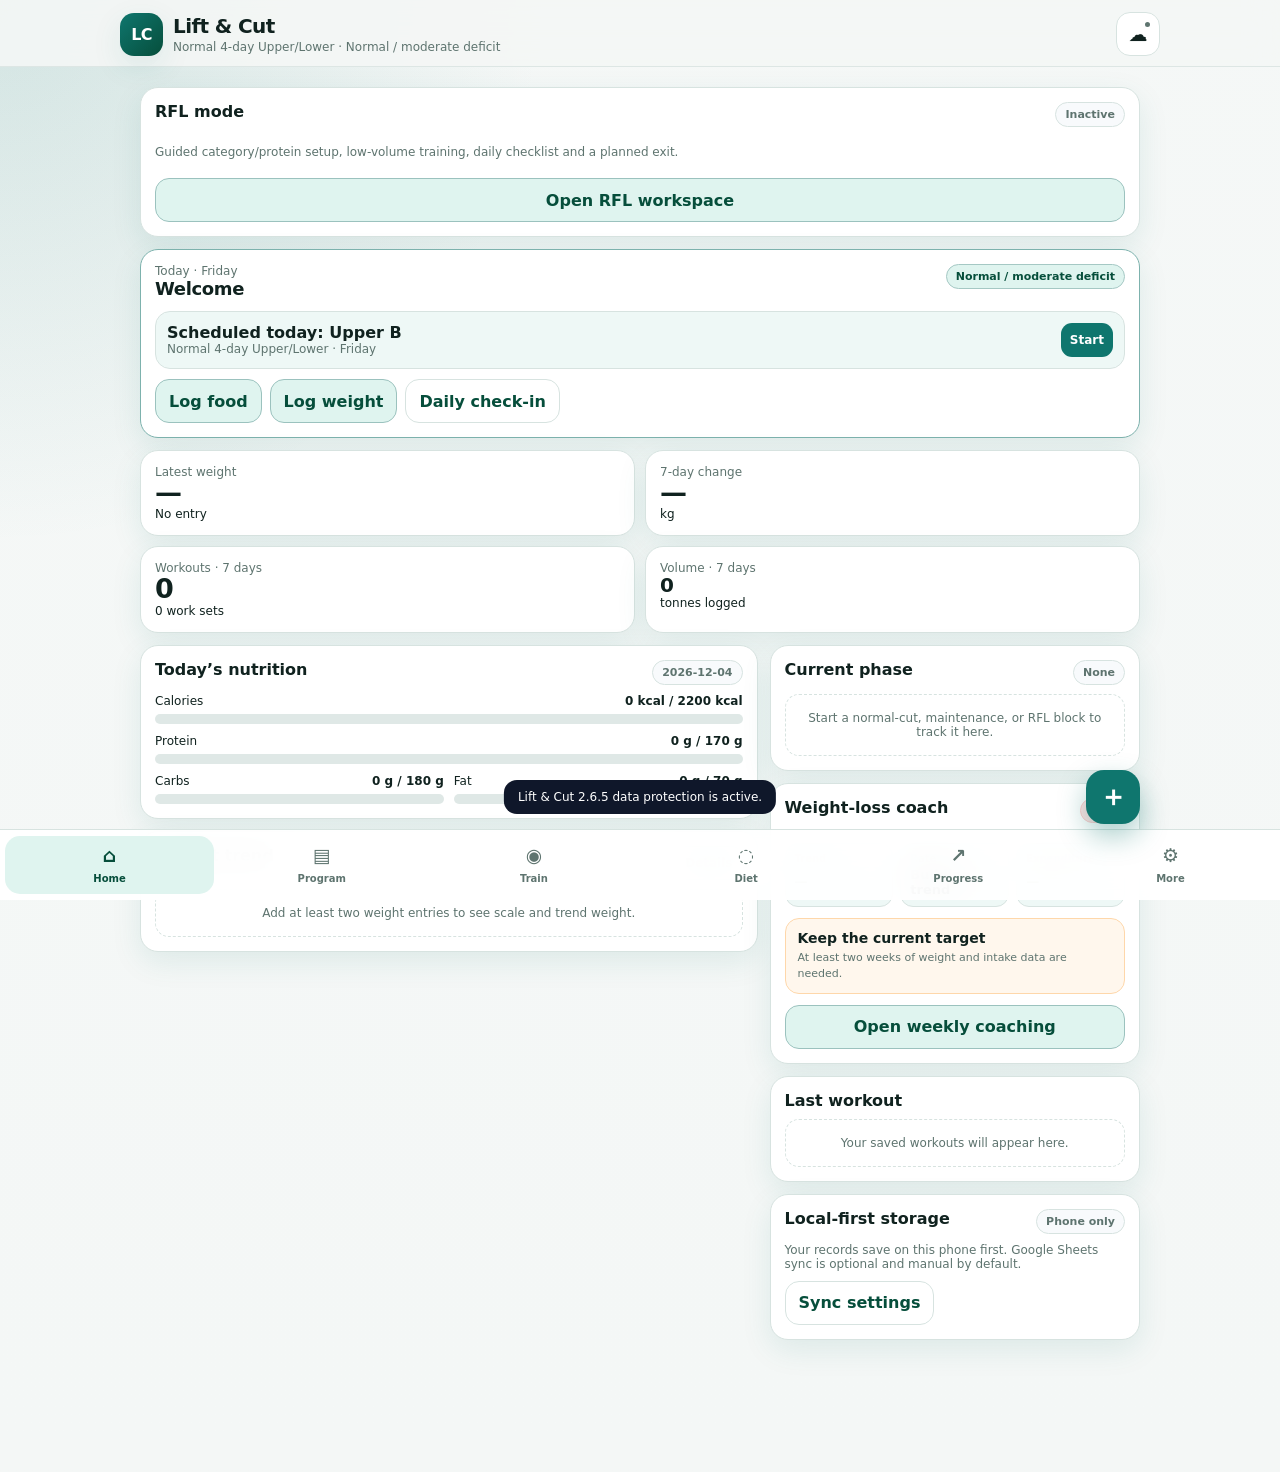
<file: index.html>
<!doctype html>
<html lang="en">
<head>
  <meta charset="utf-8">
  <meta name="viewport" content="width=device-width, initial-scale=1, viewport-fit=cover">
  <meta name="theme-color" content="#0f766e">
  <meta name="color-scheme" content="light dark">
  <title>Lift & Cut</title>
  <meta name="description" content="Lift & Cut 2.6.5: fast local-first meal logging with a bundled USDA food library, adaptive weight-loss coaching, guided RFL monitoring, workout logging, recipes and optional Google Sheets sync.">
  <link rel="manifest" href="./manifest.webmanifest">
  <link rel="icon" href="./icons/icon-192.png" type="image/png">
  <link rel="apple-touch-icon" href="./icons/icon-192.png">
  <link rel="stylesheet" href="./styles.css?v=2.6.5">
</head>
<body>
  <header class="app-header">
    <div class="topbar">
      <button class="brand-button" type="button" onclick="setPage('dashboard')" aria-label="Home">
        <span class="logo">LC</span>
      </button>
      <div class="brand-copy">
        <h1>Lift & Cut</h1>
        <div id="headerSubtitle" class="subtitle">Home gym · nutrition · progress</div>
      </div>
      <button id="syncStatusButton" class="icon-button" type="button" onclick="openSyncPanel()" aria-label="Cloud sync status">
        <span id="syncDot" class="status-dot local"></span>
        <span class="sr-only">Sync</span>
        ☁
      </button>
    </div>
  </header>

  <main id="app" aria-live="polite"></main>

  <button id="quickAddButton" class="fab" type="button" onclick="openQuickAdd()" aria-label="Quick add">＋</button>

  <nav class="tabbar" aria-label="Main navigation">
    <button data-page="dashboard" onclick="setPage('dashboard')"><span>⌂</span><small>Home</small></button>
    <button data-page="program" onclick="setPage('program')"><span>▤</span><small>Program</small></button>
    <button data-page="train" onclick="setPage('train')"><span>◉</span><small>Train</small></button>
    <button data-page="diet" onclick="setPage('diet')"><span>◌</span><small>Diet</small></button>
    <button data-page="progress" onclick="setPage('progress')"><span>↗</span><small>Progress</small></button>
    <button data-page="settings" onclick="setPage('settings')"><span>⚙</span><small>More</small></button>
  </nav>

  <div id="toast" class="toast" role="status"></div>

  <div id="restTimer" class="rest-timer" hidden>
    <div>
      <div id="restTimerLabel" class="tiny muted">Rest timer</div>
      <strong id="restTimerValue">02:00</strong>
    </div>
    <div class="button-row">
      <button class="ghost compact" onclick="adjustRestTimer(-30)">−30s</button>
      <button class="secondary compact" onclick="adjustRestTimer(30)">+30s</button>
      <button class="ghost compact" onclick="stopRestTimer()">Stop</button>
    </div>
  </div>

  <div id="modalBackdrop" class="modal-backdrop" onclick="backdropClose(event)">
    <section id="modal" class="modal" role="dialog" aria-modal="true"></section>
  </div>

  <noscript>This app requires JavaScript.</noscript>
  <script src="./jszip.min.js" defer></script>
  <script src="./coaching-engine-v240.js?v=2.6.5" defer></script>
  <script src="./app.js?v=2.6.5" defer></script>
  <script src="./recipe-import-v238.js?v=2.6.5" defer></script>
  <script src="./rfl-mode-v250.js?v=2.6.5" defer></script>
  <script src="./nutrition-v260.js?v=2.6.5" defer></script>
  <script src="./usda-local-v262.js?v=2.6.5" defer></script>
  <script src="./ingredient-matching-v265.js?v=2.6.5" defer></script>
  <script src="./stability-v260.js?v=2.6.5" defer></script>
</body>
</html>
</file>
<file: styles.css>
:root {
  --bg: #f4f7f6;
  --surface: #ffffff;
  --surface-2: #eef8f6;
  --surface-3: #f8fafc;
  --text: #10221f;
  --muted: #5e746f;
  --primary: #0f766e;
  --primary-dark: #064e3b;
  --primary-soft: #dff4ef;
  --accent: #f59e0b;
  --danger: #dc2626;
  --success: #15803d;
  --line: #d7e3e0;
  --shadow: 0 10px 30px rgba(15, 118, 110, .10);
  --radius: 18px;
  --safe-bottom: env(safe-area-inset-bottom, 0px);
}
@media (prefers-color-scheme: dark) {
  :root {
    --bg: #0b1513;
    --surface: #11211e;
    --surface-2: #15302a;
    --surface-3: #172420;
    --text: #edf8f5;
    --muted: #a9c0ba;
    --primary: #2dd4bf;
    --primary-dark: #99f6e4;
    --primary-soft: #123c34;
    --accent: #fbbf24;
    --danger: #f87171;
    --success: #4ade80;
    --line: #29423c;
    --shadow: 0 10px 30px rgba(0,0,0,.22);
  }
}
html[data-theme="light"] {
  --bg: #f4f7f6; --surface: #ffffff; --surface-2: #eef8f6; --surface-3:#f8fafc;
  --text:#10221f; --muted:#5e746f; --primary:#0f766e; --primary-dark:#064e3b;
  --primary-soft:#dff4ef; --accent:#f59e0b; --danger:#dc2626; --success:#15803d;
  --line:#d7e3e0; --shadow:0 10px 30px rgba(15,118,110,.10);
}
html[data-theme="dark"] {
  --bg:#0b1513; --surface:#11211e; --surface-2:#15302a; --surface-3:#172420;
  --text:#edf8f5; --muted:#a9c0ba; --primary:#2dd4bf; --primary-dark:#99f6e4;
  --primary-soft:#123c34; --accent:#fbbf24; --danger:#f87171; --success:#4ade80;
  --line:#29423c; --shadow:0 10px 30px rgba(0,0,0,.22);
}
* { box-sizing: border-box; }
html { min-height: 100%; background: var(--bg); }
body {
  margin: 0;
  min-height: 100%;
  font-family: Inter, ui-sans-serif, system-ui, -apple-system, BlinkMacSystemFont, "Segoe UI", sans-serif;
  color: var(--text);
  background:
    radial-gradient(circle at top left, color-mix(in srgb, var(--primary) 15%, transparent), transparent 34rem),
    linear-gradient(180deg, color-mix(in srgb, var(--bg) 92%, white) 0%, var(--bg) 100%);
  padding-bottom: calc(92px + var(--safe-bottom));
}
button, input, select, textarea { font: inherit; }
button { -webkit-tap-highlight-color: transparent; }
.app-header {
  position: sticky; top: 0; z-index: 30;
  padding: 12px 14px 10px;
  background: color-mix(in srgb, var(--bg) 90%, transparent);
  backdrop-filter: blur(16px);
  border-bottom: 1px solid color-mix(in srgb, var(--line) 80%, transparent);
}
.topbar { max-width: 1040px; margin: 0 auto; display:flex; align-items:center; gap:10px; }
.brand-button { background:transparent; border:0; padding:0; min-height:44px; }
.logo {
  width: 43px; height:43px; border-radius:14px; display:grid; place-items:center;
  background:linear-gradient(135deg, #0f766e, #064e3b); color:white;
  font-weight:900; letter-spacing:-.04em; box-shadow:var(--shadow);
}
.brand-copy { min-width:0; flex:1; }
h1 { margin:0; font-size:20px; letter-spacing:-.03em; }
h2 { margin:0; font-size:18px; letter-spacing:-.02em; }
h3 { margin:0; font-size:15px; }
.subtitle { color:var(--muted); font-size:12px; margin-top:2px; white-space:nowrap; overflow:hidden; text-overflow:ellipsis; }
.icon-button {
  width:44px; height:44px; border:1px solid var(--line); border-radius:14px;
  background:var(--surface); color:var(--text); position:relative; font-size:19px;
}
.status-dot {
  position:absolute; right:7px; top:7px; width:9px; height:9px; border-radius:50%;
  border:2px solid var(--surface); background:var(--muted);
}
.status-dot.synced { background:var(--success); }
.status-dot.pending { background:var(--accent); }
.status-dot.error { background:var(--danger); }
.status-dot.local { background:var(--muted); }
main { max-width:1040px; margin:0 auto; padding:14px 13px 30px; }
.grid { display:grid; gap:12px; }
.cards { display:grid; gap:10px; grid-template-columns:repeat(2,minmax(0,1fr)); }
.card {
  background:var(--surface); border:1px solid var(--line); border-radius:var(--radius);
  box-shadow:var(--shadow); padding:14px; overflow:hidden;
}
.card.soft { background:var(--surface-2); }
.card.flat { box-shadow:none; }
.card.highlight { border-color:color-mix(in srgb, var(--primary) 45%, var(--line)); }
.card-title { display:flex; align-items:flex-start; justify-content:space-between; gap:8px; font-weight:850; margin-bottom:9px; }
.kpi { font-size:27px; font-weight:900; letter-spacing:-.05em; line-height:1.05; }
.kpi.small-kpi { font-size:20px; }
.muted { color:var(--muted); }
.small { font-size:12px; }
.tiny { font-size:11px; }
.micro { font-size:10px; }
strong { font-weight:850; }
.pill {
  display:inline-flex; align-items:center; gap:5px; padding:5px 9px; border-radius:999px;
  background:var(--primary-soft); color:var(--primary-dark); border:1px solid color-mix(in srgb,var(--primary) 25%,var(--line));
  font-size:11px; font-weight:800; white-space:nowrap;
}
.pill.warn { background:#fff7ed; color:#9a3412; border-color:#fed7aa; }
.pill.danger { background:#fef2f2; color:#991b1b; border-color:#fecaca; }
.pill.gray { background:var(--surface-3); color:var(--muted); border-color:var(--line); }
.pill.good { background:#ecfdf5; color:#166534; border-color:#bbf7d0; }
@media (prefers-color-scheme: dark) {
  .pill.warn { background:#422006; color:#fde68a; border-color:#713f12; }
  .pill.danger { background:#450a0a; color:#fecaca; border-color:#7f1d1d; }
  .pill.good { background:#052e16; color:#bbf7d0; border-color:#14532d; }
}
button, .button {
  min-height:44px; border:0; border-radius:14px; padding:10px 13px;
  background:var(--primary); color:white; font-weight:850; cursor:pointer;
  text-decoration:none; display:inline-flex; align-items:center; justify-content:center; gap:6px;
}
button.secondary, .button.secondary { background:var(--primary-soft); color:var(--primary-dark); border:1px solid color-mix(in srgb,var(--primary) 30%,var(--line)); }
button.ghost, .button.ghost { background:transparent; color:var(--primary-dark); border:1px solid var(--line); }
button.danger, .button.danger { background:#fef2f2; color:#991b1b; border:1px solid #fecaca; }
button.compact, .button.compact { min-height:34px; padding:6px 9px; border-radius:11px; font-size:12px; }
button:disabled { opacity:.5; cursor:not-allowed; }
button:active { transform:translateY(1px); }
.button-row { display:flex; gap:8px; flex-wrap:wrap; align-items:center; }
.stack { display:grid; gap:10px; }
.split { display:grid; gap:10px; grid-template-columns:repeat(2,minmax(0,1fr)); }
.triple { display:grid; gap:8px; grid-template-columns:repeat(3,minmax(0,1fr)); }
label { display:grid; gap:5px; font-weight:750; font-size:12px; color:var(--text); }
input, select, textarea {
  width:100%; min-height:44px; border:1px solid var(--line); border-radius:13px;
  padding:10px 11px; background:var(--surface); color:var(--text); outline:none;
}
input[type="checkbox"] { width:21px; min-height:21px; accent-color:var(--primary); }
textarea { min-height:88px; resize:vertical; }
input:focus, select:focus, textarea:focus { border-color:var(--primary); box-shadow:0 0 0 3px color-mix(in srgb,var(--primary) 15%,transparent); }
.inline-check { display:flex; align-items:center; gap:8px; font-size:13px; font-weight:750; }
.row {
  display:grid; gap:5px; padding:11px; border:1px solid var(--line); border-radius:15px; background:var(--surface);
}
.row.soft { background:var(--surface-2); }
.row-head { display:flex; align-items:flex-start; justify-content:space-between; gap:9px; }
.list { display:grid; gap:9px; }
.divider { border:0; border-top:1px solid var(--line); margin:10px 0; }
.progress { height:10px; border-radius:999px; overflow:hidden; background:color-mix(in srgb,var(--line) 80%,transparent); margin-top:6px; }
.progress span { display:block; height:100%; min-width:0; max-width:100%; background:linear-gradient(90deg,var(--primary),#14b8a6); border-radius:inherit; }
.progress.over span { background:linear-gradient(90deg,var(--accent),var(--danger)); }
.metric-line { display:flex; align-items:center; justify-content:space-between; gap:8px; }
.exercise-row {
  display:grid; grid-template-columns:minmax(0,1fr) auto; gap:9px; align-items:center;
  border:1px solid var(--line); border-radius:15px; padding:10px; background:var(--surface);
}
.exercise-actions { display:flex; gap:6px; align-items:center; flex-wrap:wrap; justify-content:flex-end; }
.tag-list { display:flex; flex-wrap:wrap; gap:5px; margin-top:6px; }
.session-card summary { cursor:pointer; list-style:none; }
.session-card summary::-webkit-details-marker { display:none; }
.session-card[open] summary { margin-bottom:10px; }
.set-row {
  display:grid; grid-template-columns:34px minmax(60px,1fr) minmax(56px,.8fr) minmax(50px,.7fr) 40px;
  gap:6px; align-items:end; padding:7px 0; border-bottom:1px dashed var(--line);
}
.set-row:last-child { border-bottom:0; }
.set-row .set-number { align-self:center; text-align:center; font-weight:850; color:var(--muted); }
.set-row input { min-height:40px; padding:8px; text-align:center; }
.set-done { min-height:40px; width:40px; border-radius:12px; padding:0; }
.set-done.done { background:var(--success); }
.history-table { width:100%; border-collapse:collapse; font-size:12px; }
.history-table th,.history-table td { text-align:left; border-bottom:1px solid var(--line); padding:7px 5px; }
.history-table th { color:var(--muted); font-size:10px; text-transform:uppercase; letter-spacing:.05em; }
.chart-wrap { width:100%; overflow:hidden; border-radius:14px; background:var(--surface-3); border:1px solid var(--line); padding:8px; }
.chart-wrap svg { width:100%; height:auto; display:block; }
.empty { padding:16px; text-align:center; border:1px dashed var(--line); border-radius:14px; color:var(--muted); font-size:12px; }
.notice { padding:11px; border-radius:14px; background:var(--surface-2); border:1px solid var(--line); font-size:12px; line-height:1.45; }
.notice.warn { background:#fff7ed; border-color:#fed7aa; color:#7c2d12; }
@media (prefers-color-scheme: dark) { .notice.warn { background:#422006; border-color:#713f12; color:#fde68a; } }
.tabbar {
  position:fixed; left:0; right:0; bottom:0; z-index:35;
  display:flex; gap:3px; overflow-x:auto; padding:6px 5px calc(6px + var(--safe-bottom));
  background:color-mix(in srgb,var(--surface) 94%,transparent); backdrop-filter:blur(18px);
  border-top:1px solid var(--line);
}
.tabbar button {
  flex:1 0 60px; min-height:58px; padding:6px 3px; border-radius:15px;
  background:transparent; color:var(--muted); display:grid; gap:1px; place-items:center;
}
.tabbar button span { font-size:19px; line-height:1; }
.tabbar button small { font-size:10px; font-weight:800; }
.tabbar button.active { background:var(--primary-soft); color:var(--primary-dark); }
.fab {
  position:fixed; right:16px; bottom:calc(76px + var(--safe-bottom)); z-index:36;
  width:54px; height:54px; border-radius:18px; padding:0; font-size:28px; box-shadow:0 12px 28px rgba(15,118,110,.35);
}
.toast {
  position:fixed; left:50%; bottom:calc(86px + var(--safe-bottom)); z-index:60;
  transform:translate(-50%, 20px); opacity:0; pointer-events:none;
  background:#0f172a; color:white; padding:10px 14px; border-radius:13px; font-size:12px;
  transition:.2s ease; max-width:calc(100vw - 28px); text-align:center;
}
.toast.show { opacity:1; transform:translate(-50%,0); }
.modal-backdrop {
  position:fixed; inset:0; z-index:70; display:none; align-items:flex-end; justify-content:center;
  padding:16px 10px calc(10px + var(--safe-bottom)); background:rgba(2,6,23,.56); backdrop-filter:blur(4px);
}
.modal-backdrop.show { display:flex; }
.modal {
  width:min(700px,100%); max-height:92vh; overflow:auto; background:var(--surface);
  border:1px solid var(--line); border-radius:22px 22px 18px 18px; padding:15px; box-shadow:0 25px 70px rgba(0,0,0,.35);
}
.rest-timer {
  position:fixed; z-index:55; left:12px; right:12px; bottom:calc(82px + var(--safe-bottom));
  max-width:480px; margin:0 auto; background:var(--surface); border:1px solid var(--primary);
  border-radius:18px; box-shadow:var(--shadow); padding:10px 12px; display:flex; align-items:center; justify-content:space-between; gap:10px;
}
.rest-timer[hidden] { display:none; }
.rest-timer strong { font-size:22px; letter-spacing:.04em; }
.photo-grid { display:grid; grid-template-columns:repeat(3,minmax(0,1fr)); gap:7px; }
.photo-card { position:relative; aspect-ratio:3/4; border-radius:13px; overflow:hidden; border:1px solid var(--line); background:var(--surface-3); }
.photo-card img { width:100%; height:100%; object-fit:cover; }
.photo-card button { position:absolute; top:5px; right:5px; width:30px; height:30px; min-height:30px; border-radius:10px; padding:0; background:rgba(0,0,0,.65); }
.sync-grid { display:grid; grid-template-columns:1fr auto; gap:8px; align-items:end; }
details > summary { cursor:pointer; }
.sr-only { position:absolute; width:1px; height:1px; padding:0; margin:-1px; overflow:hidden; clip:rect(0,0,0,0); white-space:nowrap; border:0; }
.danger-zone { border-color:color-mix(in srgb,var(--danger) 35%,var(--line)); }
.install-banner { display:flex; align-items:center; justify-content:space-between; gap:10px; }
@media (min-width:760px) {
  main { padding:20px 20px 40px; }
  .cards.three { grid-template-columns:repeat(3,minmax(0,1fr)); }
  .dashboard-grid { display:grid; grid-template-columns:minmax(0,1.25fr) minmax(280px,.75fr); gap:12px; align-items:start; }
  .modal-backdrop { align-items:center; }
  .modal { border-radius:22px; }
  .fab { right:max(24px,calc((100vw - 1040px)/2 + 20px)); }
}
@media (max-width:380px) {
  .cards { grid-template-columns:1fr 1fr; }
  .split,.triple { grid-template-columns:1fr; }
  .set-row { grid-template-columns:30px minmax(55px,1fr) minmax(52px,.8fr) minmax(46px,.7fr) 38px; gap:4px; }
}

/* Lift & Cut 2.1 — active workout and history */
.notice.good { background:#ecfdf5; color:#166534; border-color:#bbf7d0; }
@media (prefers-color-scheme: dark) {
  .notice.good { background:#052e16; color:#bbf7d0; border-color:#14532d; }
}
.train-page { padding-bottom:8px; }
.segmented-control {
  position:sticky; top:72px; z-index:22;
  display:grid; grid-template-columns:1fr 1fr; gap:4px;
  padding:4px; border:1px solid var(--line); border-radius:16px;
  background:color-mix(in srgb,var(--surface) 94%,transparent); backdrop-filter:blur(16px);
  box-shadow:0 8px 20px color-mix(in srgb,var(--text) 7%,transparent);
}
.segmented-control button {
  min-height:40px; border-radius:12px; background:transparent; color:var(--muted);
}
.segmented-control button.active { background:var(--primary); color:white; }
.active-workout { padding-bottom:82px; }
.workout-command-card { overflow:visible; }
.workout-live-grid {
  display:grid; grid-template-columns:repeat(3,minmax(0,1fr)); gap:8px; margin-top:12px;
}
.workout-live-grid > div {
  display:grid; gap:2px; padding:9px; border:1px solid var(--line); border-radius:13px; background:var(--surface-2);
}
.workout-live-grid strong { font-size:17px; }
.workout-progress { margin-top:10px; height:12px; }
.workout-meta-line {
  display:flex; justify-content:space-between; align-items:center; flex-wrap:wrap; gap:6px;
  min-height:24px; margin:5px 0 8px; color:var(--muted); font-size:11px;
}
.session-details { margin-top:10px; border-top:1px solid var(--line); padding-top:8px; }
.session-details summary, .exercise-footer-actions summary {
  min-height:38px; display:flex; align-items:center; color:var(--primary-dark); font-weight:800; font-size:12px;
}
.session-details[open] summary, .exercise-footer-actions details[open] summary { margin-bottom:8px; }
.workout-exercise-card { scroll-margin-top:126px; transition:border-color .2s ease,background .2s ease; }
.workout-exercise-card.complete {
  border-color:color-mix(in srgb,var(--success) 48%,var(--line));
  background:color-mix(in srgb,var(--surface) 96%,var(--success) 4%);
}
.exercise-card-header { display:flex; justify-content:space-between; align-items:flex-start; gap:8px; }
.exercise-title-block { display:flex; gap:9px; min-width:0; align-items:flex-start; }
.exercise-title-block h3 { font-size:16px; line-height:1.25; }
.exercise-number {
  width:30px; height:30px; flex:0 0 30px; display:grid; place-items:center;
  border-radius:10px; color:var(--primary-dark); background:var(--primary-soft); font-weight:900;
}
.exercise-top-actions { display:flex; gap:5px; flex:0 0 auto; }
.substitution-note { color:var(--accent); margin-top:3px; font-weight:750; }
.progression-suggestion {
  display:flex; justify-content:space-between; align-items:center; gap:9px;
  margin-top:11px; padding:10px; border:1px solid var(--line); border-radius:14px; background:var(--surface-2);
}
.progression-suggestion > div { min-width:0; display:grid; gap:2px; }
.progression-suggestion .suggestion-label {
  width:max-content; max-width:100%; font-size:10px; font-weight:900; text-transform:uppercase; letter-spacing:.055em;
  color:var(--muted);
}
.progression-suggestion strong { font-size:14px; }
.progression-suggestion.increase { border-color:color-mix(in srgb,var(--success) 42%,var(--line)); }
.progression-suggestion.maintain,.progression-suggestion.hold { border-color:color-mix(in srgb,var(--primary) 35%,var(--line)); }
.progression-suggestion.reduce { border-color:color-mix(in srgb,var(--accent) 55%,var(--line)); background:color-mix(in srgb,var(--surface) 93%,var(--accent) 7%); }
.previous-performance { margin-top:8px; border:1px solid var(--line); border-radius:13px; background:var(--surface-3); }
.previous-performance summary {
  min-height:40px; padding:7px 9px; display:flex; align-items:center; justify-content:space-between; gap:6px;
  font-size:11px; font-weight:800; color:var(--muted);
}
.previous-performance[open] summary { border-bottom:1px solid var(--line); }
.previous-session-row {
  display:grid; grid-template-columns:55px minmax(0,1fr); gap:8px; align-items:center;
  padding:7px 9px; border-bottom:1px dashed var(--line); font-size:10px;
}
.previous-session-row:last-child { border-bottom:0; }
.previous-session-row span { color:var(--muted); }
.previous-session-row strong { overflow-wrap:anywhere; }
.workout-set-head,.workout-set-row {
  display:grid; grid-template-columns:34px minmax(52px,.9fr) minmax(45px,.7fr) minmax(43px,.65fr) minmax(39px,.56fr) 38px;
  gap:4px; align-items:center;
}
.workout-set-head {
  margin-top:11px; padding:0 1px 4px; color:var(--muted); font-size:9px; font-weight:850; text-align:center;
  text-transform:uppercase; letter-spacing:.04em;
}
.workout-set-list { display:grid; gap:5px; }
.workout-set-row {
  padding:6px; margin:0 -2px; border:1px solid transparent; border-radius:13px; background:var(--surface-3);
  scroll-margin:140px;
}
.workout-set-row.done { border-color:color-mix(in srgb,var(--success) 38%,var(--line)); background:color-mix(in srgb,var(--surface) 92%,var(--success) 8%); }
.workout-set-row.warmup { border-color:color-mix(in srgb,var(--accent) 38%,var(--line)); }
.workout-set-row input {
  min-width:0; min-height:40px; padding:7px 4px; border-radius:10px; text-align:center; font-size:14px; font-weight:750;
}
.previous-cell { min-width:0; text-align:center; color:var(--muted); font-size:9px; line-height:1.25; overflow-wrap:anywhere; }
.set-badge {
  width:34px; height:38px; min-height:38px; padding:0; border-radius:10px;
  background:var(--surface); color:var(--muted); border:1px solid var(--line); font-size:12px;
}
.workout-set-row.warmup .set-badge { background:color-mix(in srgb,var(--surface) 80%,var(--accent) 20%); color:var(--text); }
.workout-set-row .set-done { width:38px; min-height:40px; border-radius:11px; font-size:18px; }
.exercise-footer-actions { margin-top:9px; }
.exercise-footer-actions > .button-row { justify-content:flex-start; }
.exercise-footer-actions details { margin-top:5px; }
.collapsed-exercise-summary {
  display:flex; align-items:center; justify-content:space-between; gap:8px; margin-top:10px;
  padding:9px; border-radius:12px; background:var(--surface-2); color:var(--muted); font-size:12px;
}
.add-exercise-card { border-style:dashed; box-shadow:none; }
.workout-finish-bar {
  position:sticky; bottom:calc(74px + var(--safe-bottom)); z-index:24;
  display:flex; align-items:center; justify-content:space-between; gap:10px;
  margin:0 -2px; padding:9px 10px; border:1px solid color-mix(in srgb,var(--primary) 45%,var(--line));
  border-radius:16px; background:color-mix(in srgb,var(--surface) 94%,transparent); backdrop-filter:blur(18px);
  box-shadow:0 12px 30px rgba(0,0,0,.18);
}
.workout-finish-bar button { min-height:42px; }
.finish-summary-grid {
  display:grid; grid-template-columns:repeat(2,minmax(0,1fr)); gap:8px; margin:12px 0;
}
.finish-summary-grid > div {
  display:grid; gap:2px; padding:10px; border:1px solid var(--line); border-radius:13px; background:var(--surface-2);
}
.finish-summary-grid span { color:var(--muted); font-size:10px; font-weight:800; text-transform:uppercase; letter-spacing:.04em; }
.finish-summary-grid strong { font-size:18px; }
.workout-complete-modal { display:grid; gap:12px; text-align:center; }
.completion-mark {
  width:62px; height:62px; margin:0 auto; display:grid; place-items:center; border-radius:20px;
  background:var(--success); color:white; font-size:32px; font-weight:900;
}
.workout-complete-modal .button-row { justify-content:center; }
.history-stats {
  display:grid; grid-template-columns:repeat(3,minmax(0,1fr)); gap:7px; margin-top:10px;
}
.history-stats > div {
  display:grid; gap:2px; padding:9px; border:1px solid var(--line); border-radius:12px; background:var(--surface-2);
}
.history-stats span { color:var(--muted); font-size:9px; font-weight:800; text-transform:uppercase; }
.history-stats strong { font-size:16px; }
.workout-history-row { gap:8px; }
.history-row-metrics { display:flex; flex-wrap:wrap; gap:8px 13px; color:var(--muted); font-size:11px; }
.rest-timer { padding:9px 10px; }
.rest-timer .button-row { flex-wrap:nowrap; gap:5px; }
.rest-timer .button-row button { white-space:nowrap; }
#quickAddButton[hidden] { display:none !important; }

@media (max-width:430px) {
  .progression-suggestion { align-items:flex-start; }
  .progression-suggestion button { min-width:58px; }
  .workout-live-grid > div { padding:8px 7px; }
  .workout-live-grid strong { font-size:15px; }
}
@media (max-width:360px) {
  .workout-set-head,.workout-set-row { grid-template-columns:32px minmax(40px,1fr) minmax(38px,.9fr) minmax(36px,.75fr) 36px; gap:3px; }
  .workout-set-head span:nth-child(2),.workout-set-row .previous-cell { display:none; }
  .set-badge { width:32px; }
  .workout-set-row .set-done { width:36px; }
  .exercise-top-actions { display:grid; }
  .history-stats { grid-template-columns:1fr 1fr 1fr; }
}
@media (min-width:760px) {
  .segmented-control { top:78px; max-width:420px; }
  .workout-finish-bar { bottom:20px; }
  .workout-set-head,.workout-set-row { grid-template-columns:42px minmax(110px,1.25fr) repeat(3,minmax(80px,.7fr)) 46px; gap:8px; }
  .set-badge { width:40px; }
  .workout-set-row .set-done { width:44px; }
  .previous-cell { font-size:11px; }
}

/* 2.1.1 explicit workout-start screen */
.workout-landing { padding-bottom:18px; }
.workout-launch-card { display:grid; gap:11px; }
.workout-launch-card.recommended { border-color:color-mix(in srgb,var(--success) 42%,var(--line)); }
.workout-launch-card > button { width:100%; }
.workout-launch-metrics { display:flex; flex-wrap:wrap; gap:7px; }
.workout-launch-metrics span {
  padding:5px 8px; border:1px solid var(--line); border-radius:999px;
  background:var(--surface-2); color:var(--muted); font-size:10px; font-weight:750;
}
.workout-launch-exercises { line-height:1.5; }


/* v2.2 equipment profiles */
.equipment-program-panel { margin-top:10px; display:flex; align-items:center; justify-content:space-between; gap:10px; padding:11px; border:1px solid var(--line); border-radius:15px; background:var(--surface-2); }
.equipment-program-panel.ready { border-color:color-mix(in srgb,var(--success) 35%,var(--line)); }
.equipment-program-panel.needs-kit { border-color:color-mix(in srgb,var(--accent) 45%,var(--line)); }
.exercise-row.equipment-missing { border-color:color-mix(in srgb,var(--accent) 55%,var(--line)); background:color-mix(in srgb,#fff7ed 65%,var(--surface)); }
.equipment-summary { padding:11px; border:1px solid var(--line); border-radius:15px; background:var(--surface-2); margin-bottom:10px; }
.equipment-summary > div:first-child { display:flex; justify-content:space-between; gap:8px; font-size:12px; }
.preset-row { display:flex; gap:7px; overflow-x:auto; padding-bottom:8px; margin-bottom:5px; }
.preset-row button { white-space:nowrap; }
.equipment-manager-list { display:grid; gap:9px; margin:10px 0; }
.equipment-group { border:1px solid var(--line); border-radius:15px; padding:9px; background:var(--surface-2); }
.equipment-group > summary, .equipment-select-group > summary { display:flex; justify-content:space-between; align-items:center; gap:8px; cursor:pointer; list-style:none; }
.equipment-group > summary::-webkit-details-marker, .equipment-select-group > summary::-webkit-details-marker { display:none; }
.equipment-grid, .equipment-check-grid { display:grid; gap:7px; margin-top:9px; grid-template-columns:repeat(2,minmax(0,1fr)); }
.equipment-option, .equipment-choice { display:flex; align-items:flex-start; gap:8px; min-height:58px; padding:9px; border:1px solid var(--line); border-radius:13px; background:var(--surface); font-size:12px; }
.equipment-option.selected { border-color:color-mix(in srgb,var(--primary) 45%,var(--line)); background:var(--primary-soft); }
.equipment-option input, .equipment-choice input { flex:0 0 auto; margin-top:2px; }
.equipment-option span, .equipment-choice span { min-width:0; display:grid; gap:2px; }
.equipment-option small, .equipment-choice small { color:var(--muted); font-size:10px; line-height:1.25; }
.equipment-editor { border:1px solid var(--line); border-radius:15px; padding:10px; background:var(--surface-2); }
.equipment-editor > summary { display:flex; justify-content:space-between; align-items:center; cursor:pointer; }
@media (max-width:560px) {
  .equipment-grid,.equipment-check-grid { grid-template-columns:1fr; }
  .equipment-program-panel { align-items:flex-start; flex-direction:column; }
}


/* Lift & Cut 2.3 — recipe import foundation */
.recipe-toolbar { display:grid; grid-template-columns:minmax(0,1fr) auto; gap:8px; align-items:end; }
.recipe-card-row { position:relative; }
.compact-notice { padding:7px 9px; font-size:11px; }
.import-option-grid { display:grid; gap:10px; }
.import-option { border:1px solid var(--line); border-radius:16px; background:var(--surface-2); padding:12px; display:grid; gap:10px; }
.import-icon { width:42px; height:42px; border-radius:14px; display:grid; place-items:center; background:var(--primary); color:#fff; font-weight:900; letter-spacing:-.04em; }
.file-button { width:100%; }
.import-progress { min-height:190px; display:grid; place-items:center; align-content:center; gap:12px; text-align:center; color:var(--muted); }
.spinner { width:42px; height:42px; border-radius:50%; border:4px solid var(--line); border-top-color:var(--primary); animation:lc-spin .8s linear infinite; }
@keyframes lc-spin { to { transform:rotate(360deg); } }
.import-source-card { overflow-wrap:anywhere; }
.source-link { color:var(--primary-dark); overflow-wrap:anywhere; margin:4px 0; }
.recipe-ingredient-row { gap:8px; }
.source-ingredient-line { border-left:3px solid var(--primary); padding:7px 9px; border-radius:0 10px 10px 0; background:var(--surface-3); color:var(--muted); font-size:12px; }
.macro-contribution { display:grid; grid-template-columns:repeat(4,1fr); gap:5px; }
.macro-contribution span { text-align:center; padding:6px 4px; border-radius:9px; background:var(--surface-3); border:1px solid var(--line); font-size:11px; font-weight:800; }
.food-match-card { width:100%; text-align:left; background:var(--surface); color:var(--text); border:1px solid var(--line); display:flex; justify-content:space-between; align-items:center; gap:10px; min-height:62px; }
.food-match-card span:first-child { display:grid; gap:2px; min-width:0; }
.food-match-card small { color:var(--muted); font-weight:600; overflow-wrap:anywhere; }
.epub-review-list { display:grid; gap:7px; max-height:54vh; overflow:auto; padding-right:2px; }
.epub-candidate { display:grid; grid-template-columns:auto minmax(0,1fr) auto; align-items:start; gap:9px; padding:10px; border:1px solid var(--line); border-radius:14px; background:var(--surface); }
.epub-candidate span:nth-child(2) { display:grid; gap:3px; min-width:0; }
.epub-candidate small { color:var(--muted); font-weight:600; white-space:normal; overflow-wrap:anywhere; }
.nutrition-summary-card { border-color:color-mix(in srgb,var(--primary) 30%,var(--line)); }
@media (min-width:760px){ .import-option-grid { grid-template-columns:repeat(3,minmax(0,1fr)); } }
@media (max-width:420px){ .recipe-toolbar { grid-template-columns:1fr; } .macro-contribution { grid-template-columns:repeat(2,1fr); } }


/* Lift & Cut 2.3.4 — ingredient matching workflow */
.recipe-reader-modal { width:min(760px,100%); height:min(94dvh,980px); max-height:94dvh; padding:0; overflow:hidden; }
.recipe-reader { height:100%; display:flex; flex-direction:column; background:var(--surface); }
.recipe-reader-header { position:sticky; top:0; z-index:4; display:grid; grid-template-columns:auto minmax(0,1fr) auto; align-items:center; gap:9px; padding:12px; border-bottom:1px solid var(--line); background:color-mix(in srgb,var(--surface) 94%,transparent); backdrop-filter:blur(16px); }
.recipe-reader-header > div { min-width:0; text-align:center; }
.recipe-reader-header h2 { margin:1px 0 0; font-size:18px; line-height:1.2; overflow-wrap:anywhere; }
.recipe-reader-body { overflow:auto; padding:12px; display:grid; gap:10px; overscroll-behavior:contain; }
.recipe-reader-image { width:100%; max-height:260px; object-fit:cover; border-radius:16px; border:1px solid var(--line); }
.recipe-overview { border-color:color-mix(in srgb,var(--primary) 36%,var(--line)); }
.recipe-meta-grid { display:grid; grid-template-columns:repeat(4,minmax(0,1fr)); gap:7px; }
.recipe-meta-grid > div { min-width:0; display:grid; gap:2px; padding:8px; border:1px solid var(--line); border-radius:12px; background:var(--surface-2); }
.recipe-meta-grid span { color:var(--muted); font-size:9px; font-weight:850; text-transform:uppercase; letter-spacing:.04em; }
.recipe-meta-grid strong { font-size:13px; overflow-wrap:anywhere; }
.cooking-progress-card .progress { height:11px; margin-top:8px; }
.cook-checklist,.cook-steps { display:grid; gap:8px; }
.cook-check { display:grid; grid-template-columns:auto minmax(0,1fr); align-items:start; gap:10px; min-height:48px; padding:11px; border:1px solid var(--line); border-radius:13px; background:var(--surface-2); font-size:13px; line-height:1.4; }
.cook-check input,.cook-step input { width:21px; height:21px; margin-top:0; accent-color:var(--success); }
.cook-check.done,.cook-step.done { border-color:color-mix(in srgb,var(--success) 42%,var(--line)); background:color-mix(in srgb,var(--surface) 91%,var(--success) 9%); }
.cook-check.done span,.cook-step.done .step-copy { text-decoration:line-through; color:var(--muted); }
.cook-step { display:grid; gap:9px; padding:12px; border:1px solid var(--line); border-radius:15px; background:var(--surface-2); }
.cook-step > label { display:grid; grid-template-columns:auto 32px minmax(0,1fr); gap:9px; align-items:start; cursor:pointer; }
.step-number { width:30px; height:30px; display:grid; place-items:center; border-radius:10px; background:var(--primary-soft); color:var(--primary-dark); font-weight:900; }
.step-copy { font-size:14px; line-height:1.55; padding-top:3px; }
.step-timers { display:flex; flex-wrap:wrap; gap:6px; padding-left:62px; }
.recipe-notes-read { white-space:normal; line-height:1.55; font-size:13px; }
.epub-name-input { min-height:38px; padding:7px 8px; font-weight:800; }
@media (max-width:560px){
  .recipe-reader-modal { width:100%; height:100dvh; max-height:100dvh; border-radius:0; }
  .recipe-meta-grid { grid-template-columns:repeat(2,minmax(0,1fr)); }
  .step-timers { padding-left:0; }
  .recipe-reader-body { padding-bottom:calc(88px + var(--safe-bottom)); }
}


/* Lift & Cut 2.3.4 — ingredient alternatives and stable matching navigation */
.ingredient-alternative-summary { display:flex; flex-wrap:wrap; align-items:center; gap:6px; margin:7px 0; font-size:12px; color:var(--muted); }
.ingredient-choice-grid { display:grid; gap:8px; margin-top:10px; }
.ingredient-choice-card { width:100%; display:flex; align-items:center; justify-content:space-between; gap:10px; text-align:left; background:var(--surface-2); color:var(--text); border:1px solid var(--line); }
.ingredient-choice-card span:first-child { display:grid; gap:3px; }
.ingredient-choice-card.selected { border-color:var(--primary); box-shadow:0 0 0 2px color-mix(in srgb,var(--primary) 18%,transparent); }

/* Lift & Cut 2.3.5 — stable full-screen recipe reader */
.recipe-reader-backdrop { padding:0; align-items:stretch; background:var(--surface); backdrop-filter:none; }
.recipe-reader-modal {
  width:min(760px,100%); height:100dvh; max-height:100dvh; padding:0; overflow:hidden;
  border-radius:0; border:0; box-shadow:none;
}
.recipe-reader { height:100%; min-height:0; display:flex; flex-direction:column; overflow:hidden; background:var(--surface); }
.recipe-reader-header { flex:0 0 auto; position:relative; min-height:64px; }
.recipe-reader-header button { min-width:58px; min-height:42px; }
.recipe-reader-body {
  flex:1 1 auto; min-height:0; overflow-y:auto; overflow-x:hidden; display:block;
  padding:12px 12px calc(96px + var(--safe-bottom)); overscroll-behavior-y:contain;
  -webkit-overflow-scrolling:touch; scroll-behavior:smooth;
}
.recipe-reader-body > * { margin:0 0 12px; }
.recipe-reader .card { height:auto; min-height:0; max-height:none; overflow:visible; }
.recipe-reader-image { display:block; width:100%; height:auto; max-height:220px; object-fit:cover; }
.recipe-reader-tags,.recipe-reader-warning,.recipe-reader-actions { margin-top:10px; }
.recipe-reader-actions button { min-height:42px; }
.cooking-progress-actions { justify-content:space-between; margin-top:9px; }
.recipe-reader-tabs {
  position:sticky; top:0; z-index:5; display:grid; grid-template-columns:repeat(2,minmax(0,1fr)); gap:5px;
  padding:5px; border:1px solid var(--line); border-radius:15px; background:color-mix(in srgb,var(--surface) 96%,transparent);
  box-shadow:0 8px 22px rgba(15,23,42,.08); backdrop-filter:blur(14px);
}
.recipe-reader-tab {
  min-height:49px; padding:7px 10px; display:flex; align-items:center; justify-content:center; gap:7px;
  background:transparent; color:var(--muted); border:0; border-radius:11px; box-shadow:none;
}
.recipe-reader-tab span { font-weight:900; }
.recipe-reader-tab small { min-width:25px; padding:3px 7px; border-radius:999px; background:var(--surface-3); color:var(--muted); font-weight:850; }
.recipe-reader-tab.active { background:var(--primary); color:white; }
.recipe-reader-tab.active small { background:rgba(255,255,255,.2); color:white; }
.recipe-reader-panel { display:block; scroll-margin-top:66px; padding:14px; }
.recipe-reader-panel[hidden] { display:none !important; }
.cook-checklist,.cook-steps { display:grid; gap:10px; height:auto; max-height:none; overflow:visible; }
.cook-check {
  position:relative; z-index:1; min-height:58px; width:100%; padding:13px; align-items:center;
  cursor:pointer; touch-action:manipulation; user-select:none; overflow:visible;
}
.cook-check input,.cook-step input { flex:0 0 auto; width:23px; height:23px; min-height:23px; pointer-events:auto; cursor:pointer; }
.cook-check span { min-width:0; overflow-wrap:anywhere; font-size:14px; line-height:1.45; }
.cook-step { position:relative; min-height:72px; padding:13px; overflow:visible; touch-action:manipulation; }
.cook-step > label { min-height:46px; align-items:start; cursor:pointer; user-select:none; }
.step-copy { min-width:0; overflow-wrap:anywhere; font-size:15px; line-height:1.55; }
.step-number { flex:0 0 auto; }
.step-timers button { min-height:42px; }
.reader-next-button { width:100%; min-height:48px; margin-top:12px; }
.recipe-reader-notes { margin-top:4px; }

@media (min-width:760px){
  .recipe-reader-backdrop { padding:18px; align-items:center; background:rgba(2,6,23,.56); backdrop-filter:blur(4px); }
  .recipe-reader-modal { height:min(94dvh,980px); max-height:94dvh; border:1px solid var(--line); border-radius:22px; box-shadow:0 25px 70px rgba(0,0,0,.35); }
}
@media (max-width:560px){
  .recipe-reader-image { max-height:185px; border-radius:14px; }
  .recipe-reader-header h2 { font-size:17px; }
  .recipe-reader-body { padding-left:10px; padding-right:10px; }
  .recipe-reader-panel { padding:13px 11px; }
  .recipe-meta-grid > div { padding:9px; }
}


/* Lift & Cut 2.3.7 — bulk ingredient review and resilient search cleaning */
.bulk-review-header { display:flex; align-items:flex-start; justify-content:space-between; gap:12px; margin-bottom:10px; }
.bulk-review-header h2 { margin:2px 0 0; font-size:20px; line-height:1.2; overflow-wrap:anywhere; }
.eyebrow { color:var(--primary-dark); font-size:10px; font-weight:900; text-transform:uppercase; letter-spacing:.08em; }
.bulk-review-toolbar { display:flex; flex-wrap:wrap; gap:7px; margin:10px 0; position:sticky; top:-1px; z-index:3; padding:8px 0; background:color-mix(in srgb,var(--surface) 96%,transparent); backdrop-filter:blur(12px); }
.ingredient-review-list { display:grid; gap:10px; }
.ingredient-review-row { display:grid; gap:8px; padding:12px; border:1px solid var(--line); border-radius:16px; background:var(--surface-2); scroll-margin:88px; }
.ingredient-review-row label { margin:0; }
.ingredient-review-row .source-ingredient-line { display:grid; gap:2px; }
.ingredient-review-row .source-ingredient-line span { color:var(--muted); font-size:9px; font-weight:900; text-transform:uppercase; letter-spacing:.06em; }
.compact-fields { gap:7px; }
.ingredient-linked-summary,.ingredient-suggestion { display:flex; align-items:center; justify-content:space-between; gap:10px; padding:9px 10px; border:1px solid var(--line); border-radius:12px; background:var(--surface); }
.ingredient-linked-summary > div:first-child,.ingredient-suggestion > div:first-child { min-width:0; display:grid; gap:2px; }
.ingredient-linked-summary strong,.ingredient-suggestion strong { overflow-wrap:anywhere; }
.ingredient-linked-summary small,.ingredient-suggestion small { color:var(--muted); overflow-wrap:anywhere; }
.compact-empty { padding:11px; min-height:auto; }
.ingredient-section-heading { padding:8px 3px 2px; color:var(--primary-dark); font-weight:900; text-transform:uppercase; letter-spacing:.05em; font-size:11px; }
@media (max-width:480px){
  .bulk-review-header { align-items:center; }
  .bulk-review-toolbar { display:grid; grid-template-columns:1fr 1fr; }
  .bulk-review-toolbar button:last-child { grid-column:1/-1; }
  .ingredient-linked-summary,.ingredient-suggestion { align-items:flex-start; flex-direction:column; }
  .ingredient-linked-summary .button-row,.ingredient-suggestion .button-row { width:100%; }
  .ingredient-linked-summary .button-row button,.ingredient-suggestion .button-row button { flex:1; }
}

/* Lift & Cut 2.3.8 — EPUB audit and batch review */
.epub-review-summary{display:flex;flex-wrap:wrap;gap:7px;margin:10px 0}.epub-filter{display:grid;gap:5px;margin:8px 0}.epub-review-toolbar{position:sticky;top:0;z-index:2;padding:7px 0;background:var(--surface)}.epub-candidate input[type="checkbox"]{width:24px;height:24px;margin-top:7px}.epub-candidate .epub-name-input{font-weight:850}.epub-candidate small+small{margin-top:2px}.epub-review-list{scroll-behavior:smooth}
@media (max-width:520px){
  .epub-candidate{grid-template-columns:auto minmax(0,1fr);}
  .epub-candidate>.pill{grid-column:2;justify-self:start;}
}

/* Lift & Cut 2.4.0 — adaptive weight-loss coaching */
.diet-segmented {
  position:sticky; top:72px; z-index:18; width:min(100%,520px); margin:0 auto;
  padding:5px; border:1px solid var(--line); border-radius:16px;
  background:color-mix(in srgb,var(--surface) 94%,transparent); box-shadow:var(--shadow); backdrop-filter:blur(14px);
}
.diet-segmented button { min-height:44px; }
.nutrition-day-card {
  display:flex; align-items:center; justify-content:space-between; gap:12px; margin-top:11px;
  padding:11px 12px; border:1px solid var(--line); border-radius:15px; background:var(--surface-2);
}
.nutrition-day-card > div { min-width:0; }
.nutrition-day-preview {
  display:flex; align-items:center; justify-content:space-between; gap:10px; padding:11px;
  border:1px solid var(--line); border-radius:13px; background:var(--surface-2); font-size:12px;
}
.coaching-page { align-items:start; }
.coaching-hero { position:relative; overflow:hidden; }
.coaching-hero::after {
  content:""; position:absolute; width:190px; height:190px; border-radius:50%; right:-95px; top:-110px;
  background:color-mix(in srgb,var(--primary) 14%,transparent); pointer-events:none;
}
.coaching-kpis { grid-template-columns:repeat(2,minmax(0,1fr)); }
.coaching-kpis .card { min-height:126px; display:grid; align-content:start; gap:5px; }
.coach-dashboard-card { display:grid; gap:11px; }
.coach-mini-grid { display:grid; grid-template-columns:repeat(3,minmax(0,1fr)); gap:7px; }
.coach-mini-grid > div {
  min-width:0; display:grid; gap:3px; padding:9px; border:1px solid var(--line);
  border-radius:13px; background:var(--surface-2);
}
.coach-mini-grid span { color:var(--muted); font-size:10px; font-weight:800; }
.coach-mini-grid strong { font-size:13px; overflow-wrap:anywhere; }
.coach-action {
  display:grid; gap:4px; padding:11px 12px; border-radius:14px; border:1px solid var(--line); background:var(--surface-3);
}
.coach-action strong { font-size:14px; }
.coach-action span { color:var(--muted); font-size:11px; line-height:1.45; }
.coach-action.change { background:var(--primary-soft); border-color:color-mix(in srgb,var(--primary) 35%,var(--line)); }
.coach-action.hold { background:#ecfdf5; border-color:#bbf7d0; }
.coach-action.insufficient,.coach-action.manual { background:#fff7ed; border-color:#fed7aa; }
@media (prefers-color-scheme:dark){
  .coach-action.hold { background:#052e16; border-color:#14532d; }
  .coach-action.insufficient,.coach-action.manual { background:#422006; border-color:#713f12; }
}
.coaching-trend-chart { padding:8px 8px 6px; }
.coaching-trend-chart svg { min-width:520px; }
.trend-line { fill:none; stroke:var(--primary); stroke-width:4; stroke-linecap:round; stroke-linejoin:round; }
.trend-raw-dot { fill:color-mix(in srgb,var(--muted) 72%,transparent); stroke:var(--surface); stroke-width:1.5; }
.trend-latest-dot { fill:var(--primary); stroke:var(--surface); stroke-width:2.5; }
.chart-grid-line { stroke:var(--line); stroke-width:1; stroke-dasharray:4 5; }
.chart-axis-label { fill:currentColor; opacity:.64; font-size:10px; }
.chart-legend { display:flex; align-items:center; justify-content:center; flex-wrap:wrap; gap:14px; padding:4px 0 1px; color:var(--muted); font-size:10px; font-weight:750; }
.chart-legend span { display:flex; align-items:center; gap:5px; }
.legend-dot { width:8px; height:8px; border-radius:50%; display:inline-block; background:var(--muted); opacity:.7; }
.legend-line { width:18px; height:3px; border-radius:99px; display:inline-block; background:var(--primary); }
.coaching-rate-band { margin-top:9px; padding:9px 10px; border-radius:12px; background:var(--surface-2); }
.coach-review-list { display:grid; gap:8px; }
.coach-review-line { display:grid; grid-template-columns:28px minmax(0,1fr); gap:8px; align-items:start; }
.coach-review-line > span { width:27px; height:27px; display:grid; place-items:center; border-radius:9px; background:var(--primary-soft); color:var(--primary-dark); font-weight:900; font-size:11px; }
.coach-review-line p { margin:3px 0 0; font-size:12px; line-height:1.48; }
.coaching-detail-line { padding:8px 0; border-bottom:1px dashed var(--line); }
.coaching-detail-line:last-of-type { border-bottom:0; }
.confidence-list .metric-line { padding:9px 0; border-bottom:1px dashed var(--line); }
.confidence-list .metric-line:last-child { border-bottom:0; }
.good-text { color:var(--success); }
.coaching-week-table { display:grid; min-width:610px; }
.coaching-week-head,.coaching-week-row { display:grid; grid-template-columns:1.15fr .85fr .85fr .8fr .7fr; gap:8px; align-items:center; padding:9px 7px; }
.coaching-week-head { color:var(--muted); font-size:10px; font-weight:900; text-transform:uppercase; letter-spacing:.04em; border-bottom:1px solid var(--line); }
.coaching-week-row { font-size:11px; border-bottom:1px dashed var(--line); }
.coaching-week-row:last-child { border-bottom:0; }
.goal-date-kpi { line-height:1.15; overflow-wrap:anywhere; }
.eyebrow { color:var(--primary-dark); font-size:10px; font-weight:900; text-transform:uppercase; letter-spacing:.08em; }

@media (min-width:760px){
  .coaching-kpis { grid-template-columns:repeat(4,minmax(0,1fr)); }
  .coaching-kpis .card { min-height:142px; }
}
@media (max-width:560px){
  .diet-segmented { top:70px; }
  .nutrition-day-card { align-items:flex-start; flex-direction:column; }
  .nutrition-day-card button { width:100%; }
  .nutrition-day-preview { align-items:flex-start; flex-direction:column; }
  .coach-mini-grid { grid-template-columns:1fr 1fr; }
  .coach-mini-grid > div:last-child { grid-column:1/-1; }
  .coaching-trend-chart { overflow-x:auto; }
  .coaching-kpis .kpi { font-size:24px; }
}

/* Lift & Cut 2.5.0 — RFL mode */
.diet-segmented.three-way { grid-template-columns:repeat(3,minmax(0,1fr)); max-width:620px; }
.diet-segmented.three-way button { padding:9px 8px; font-size:11px; line-height:1.15; }
.rfl-page { align-items:start; }
.rfl-hero { position:relative; overflow:hidden; }
.rfl-hero::after {
  content:""; position:absolute; width:210px; height:210px; border-radius:50%; right:-115px; top:-120px;
  background:color-mix(in srgb,#d97706 13%,transparent); pointer-events:none;
}
.rfl-hero-grid,.rfl-preview-kpis,.rfl-mini-grid {
  display:grid; grid-template-columns:repeat(2,minmax(0,1fr)); gap:8px; margin:12px 0;
}
.rfl-hero-grid > div,.rfl-preview-kpis > div,.rfl-mini-grid > div,.rfl-kpis > div,.rfl-feature-cards > div {
  min-width:0; display:grid; gap:4px; padding:10px; border:1px solid var(--line); border-radius:14px; background:var(--surface-2);
}
.rfl-hero-grid span,.rfl-preview-kpis span,.rfl-mini-grid span,.rfl-kpis span,.rfl-feature-cards span { color:var(--muted); font-size:10px; font-weight:800; }
.rfl-hero-grid strong,.rfl-preview-kpis strong,.rfl-mini-grid strong { font-size:13px; overflow-wrap:anywhere; }
.rfl-feature-cards { grid-template-columns:repeat(2,minmax(0,1fr)); }
.rfl-feature-cards > div { gap:5px; }
.rfl-feature-cards strong { font-size:13px; }
.rfl-setup-form details { border:1px solid var(--line); border-radius:15px; padding:11px; background:var(--surface-2); }
.rfl-setup-form details summary { cursor:pointer; margin:-2px 0 10px; }
.rfl-setup-preview { margin-top:10px; }
.rfl-ack { align-items:flex-start; border:1px solid var(--line); border-radius:13px; padding:10px; background:var(--surface); }
.rfl-date-card { position:sticky; top:78px; z-index:5; backdrop-filter:blur(12px); background:color-mix(in srgb,var(--surface) 92%,transparent); }
.rfl-date-card input[type=date] { margin-top:9px; }
.rfl-kpis { grid-template-columns:repeat(2,minmax(0,1fr)); }
.rfl-kpis > div { min-height:108px; align-content:start; }
.rfl-kpis strong { font-size:17px; }
.rfl-kpis small { color:var(--muted); font-size:10px; }
.rfl-checklist { display:grid; gap:8px; }
.rfl-check-row {
  width:100%; min-height:62px; display:grid; grid-template-columns:34px minmax(0,1fr) 18px; align-items:center; gap:9px;
  padding:10px 11px; text-align:left; border:1px solid var(--line); border-radius:14px; background:var(--surface-2); color:var(--text);
}
.rfl-check-row:hover { border-color:color-mix(in srgb,var(--primary) 45%,var(--line)); }
.rfl-check-row.done { background:color-mix(in srgb,var(--primary-soft) 70%,var(--surface)); border-color:color-mix(in srgb,var(--primary) 28%,var(--line)); }
.rfl-check-row span:nth-child(2) { display:grid; gap:3px; min-width:0; }
.rfl-check-row small { color:var(--muted); font-size:10px; line-height:1.35; }
.rfl-check-icon { width:31px; height:31px; display:grid; place-items:center; border-radius:10px; background:var(--surface); border:1px solid var(--line); font-weight:900; }
.rfl-check-row.done .rfl-check-icon { background:var(--primary); color:#fff; border-color:var(--primary); }
.rfl-two-column { grid-template-columns:1fr; }
.rfl-event-list { max-height:390px; overflow:auto; }
.rfl-event-row {
  width:100%; display:grid; grid-template-columns:28px minmax(0,1fr); gap:8px; align-items:start; padding:10px;
  text-align:left; border:1px solid var(--line); border-radius:13px; background:var(--surface-2); color:var(--text);
}
.rfl-event-row span:last-child { display:grid; gap:3px; }
.rfl-event-row small { color:var(--muted); font-size:10px; }
.rfl-event-row.done { opacity:.68; text-decoration:none; }
.rfl-event-row.done strong { text-decoration:line-through; }
.rfl-recipe-grid { display:grid; grid-template-columns:repeat(2,minmax(0,1fr)); gap:8px; }
.rfl-recipe-tile { min-height:78px; display:grid; align-content:center; gap:5px; text-align:left; padding:11px; border:1px solid var(--line); border-radius:14px; background:var(--surface-2); color:var(--text); }
.rfl-recipe-tile span { color:var(--muted); font-size:10px; }
.rfl-symptom-grid { display:grid; grid-template-columns:1fr 1fr; gap:7px; }
.rfl-symptom-grid label { margin:0; min-height:42px; }
.rfl-dashboard-card { display:grid; gap:9px; }
.rfl-dashboard-card.active { border-color:color-mix(in srgb,#d97706 40%,var(--line)); }
.warning-card { border-color:#f59e0b; background:color-mix(in srgb,#fef3c7 65%,var(--surface)); }
.danger-card { border-color:#ef4444; background:color-mix(in srgb,#fee2e2 70%,var(--surface)); }
.pill.danger { background:#fee2e2; color:#991b1b; border-color:#fecaca; }
.compact-list .metric-line { padding:8px 0; border-bottom:1px dashed var(--line); }
.compact-list .metric-line:last-child { border-bottom:0; }

@media (prefers-color-scheme:dark){
  .warning-card { background:#422006; border-color:#92400e; }
  .danger-card { background:#450a0a; border-color:#991b1b; }
  .pill.danger { background:#450a0a; color:#fecaca; border-color:#7f1d1d; }
}
@media (min-width:760px){
  .rfl-hero-grid { grid-template-columns:repeat(4,minmax(0,1fr)); }
  .rfl-preview-kpis { grid-template-columns:repeat(4,minmax(0,1fr)); }
  .rfl-kpis { grid-template-columns:repeat(4,minmax(0,1fr)); }
  .rfl-two-column { grid-template-columns:repeat(2,minmax(0,1fr)); }
  .rfl-recipe-grid { grid-template-columns:repeat(4,minmax(0,1fr)); }
}
@media (max-width:560px){
  .diet-segmented.three-way button { font-size:9.5px; padding:8px 4px; }
  .rfl-date-card { top:68px; }
  .rfl-form-grid { grid-template-columns:1fr; }
  .rfl-recipe-grid { grid-template-columns:1fr; }
  .rfl-symptom-grid { grid-template-columns:1fr; }
  .rfl-hero .button-row > button { flex:1 1 46%; }
}


/* Lift & Cut 2.5.3 — data safety and protected sync */
.status-dot.dirty{background:#f59e0b;box-shadow:0 0 0 4px rgba(245,158,11,.17)}
.status-dot.conflict{background:#dc2626;box-shadow:0 0 0 4px rgba(220,38,38,.16)}
.warn-text{color:#a16207}.danger-text{color:var(--danger,#b91c1c)}
.notice.danger{background:color-mix(in srgb,var(--danger,#b91c1c) 10%,var(--card,#fff));border-color:color-mix(in srgb,var(--danger,#b91c1c) 35%,transparent);color:var(--text,#10201e)}
.compare-grid,.safety-status-grid{display:grid;grid-template-columns:repeat(2,minmax(0,1fr));gap:10px;margin:12px 0}
.safety-status-grid{grid-template-columns:repeat(3,minmax(0,1fr))}
.safety-tile{border:1px solid var(--border,#d7e2df);border-radius:16px;padding:12px;background:var(--soft,#f2f8f6);min-width:0}
.safety-tile strong{display:block;font-size:1.05rem;margin-top:4px;overflow-wrap:anywhere}
.snapshot-list{display:grid;gap:8px;margin-top:8px}
.snapshot-row{align-items:flex-start;gap:10px;flex-wrap:wrap}
.snapshot-row>div:first-child{min-width:0;flex:1 1 220px}
.snapshot-row .button-row{flex:0 1 auto;justify-content:flex-end}
.sync-protection-list{display:grid;gap:6px;margin:8px 0 0;padding:0;list-style:none}
.sync-protection-list li{display:flex;gap:8px;align-items:flex-start}
.sync-protection-list li::before{content:'✓';font-weight:800;color:var(--accent,#0f766e)}
@media(max-width:520px){.compare-grid,.safety-status-grid{grid-template-columns:1fr}.snapshot-row .button-row{width:100%;justify-content:flex-start}.snapshot-row .button-row button{flex:1 1 auto}}

/* Lift & Cut 2.6.0 — fast meal and nutrition logging */
.nutrition-v260-page{align-items:start}
.nutrition-today-card{display:grid;gap:12px;overflow:visible}
.nutrition-hero{display:grid;grid-template-columns:minmax(118px,.72fr) minmax(0,1.28fr);gap:14px;align-items:center;padding:13px;border:1px solid color-mix(in srgb,var(--primary) 24%,var(--line));border-radius:17px;background:linear-gradient(135deg,color-mix(in srgb,var(--primary-soft) 80%,var(--surface)),var(--surface))}
.nutrition-hero>div:first-child{display:grid;gap:3px}
.nutrition-hero>div:first-child span,.nutrition-hero>div:first-child small{color:var(--muted);font-size:10px;font-weight:800}
.nutrition-hero>div:first-child strong{font-size:28px;line-height:1;letter-spacing:-.045em}
.nutrition-hero-bars{display:grid;gap:9px;min-width:0}
.macro-strip{display:grid;grid-template-columns:repeat(3,minmax(0,1fr));gap:7px}
.macro-strip span{display:flex;align-items:baseline;justify-content:center;gap:4px;min-width:0;padding:9px 6px;border:1px solid var(--line);border-radius:13px;background:var(--surface-2);font-size:10px;color:var(--muted);white-space:nowrap}
.macro-strip strong{font-size:14px;color:var(--text)}
.fast-log-primary{width:100%;min-height:52px;font-size:16px}
.meal-diary-list{display:grid;gap:10px}
.meal-diary-card{padding:0;overflow:hidden}
.meal-diary-head{display:flex;align-items:center;justify-content:space-between;gap:8px;padding:12px 13px;background:var(--surface-2);border-bottom:1px solid var(--line)}
.meal-diary-head>div:first-child{display:grid;gap:2px;min-width:0}
.meal-diary-head .button-row{justify-content:flex-end;flex-wrap:nowrap}
.meal-entry-list{display:grid}
.meal-entry{display:grid;grid-template-columns:minmax(0,1fr) auto;gap:8px;align-items:center;padding:11px 13px;border-bottom:1px solid var(--line)}
.meal-entry:last-child{border-bottom:0}
.meal-entry-main{min-width:0;display:grid;gap:3px;text-align:left}
.meal-entry-main strong{overflow-wrap:anywhere}
.meal-entry-main small{color:var(--muted);font-size:10px}
.meal-entry>.button-row{justify-content:flex-end;flex-wrap:nowrap}
.nutrition-logger-modal{padding:0}
.nutrition-logger-modal .modal{width:min(760px,100%);padding:0;overflow:hidden;display:flex;flex-direction:column;max-height:94dvh}
.nutrition-logger-modal .modal>*{margin-left:15px;margin-right:15px}
.nutrition-logger-modal .modal>.fast-food-header{margin:0;padding:15px 15px 11px;position:sticky;top:0;z-index:5;background:color-mix(in srgb,var(--surface) 95%,transparent);backdrop-filter:blur(14px);border-bottom:1px solid var(--line)}
.fast-food-header{display:flex;align-items:flex-start;justify-content:space-between;gap:10px}
.fast-food-header h2{font-size:22px}
.fast-food-context{display:grid;grid-template-columns:1fr 1fr;gap:8px;margin-top:12px}
.fast-food-search-label{display:block;margin-top:10px}
.fast-food-tabs{display:flex;gap:6px;overflow-x:auto;padding:10px 0 8px;scrollbar-width:none}
.fast-food-tabs::-webkit-scrollbar{display:none}
.fast-food-tabs button{flex:0 0 auto}
.fast-result-heading{margin:5px 0 8px}
.fast-food-result-list{display:grid;gap:8px;max-height:min(45dvh,430px);overflow:auto;padding:1px 2px 9px}
.food-search-card{display:grid;gap:9px;padding:11px;border:1px solid var(--line);border-radius:15px;background:var(--surface-2)}
.food-search-card-main{display:grid;grid-template-columns:minmax(0,1fr) auto;gap:8px;align-items:start}
.food-search-card-main>div:first-child{min-width:0;display:grid;gap:3px}
.food-search-card-main strong{display:block;overflow-wrap:anywhere}
.favourite-button{font-size:19px;line-height:1;min-width:39px;padding:6px}
.fast-food-actions{display:flex;gap:7px;flex-wrap:wrap;position:sticky;bottom:0;margin:0!important;padding:10px 15px calc(12px + var(--safe-bottom));background:color-mix(in srgb,var(--surface) 96%,transparent);border-top:1px solid var(--line);backdrop-filter:blur(14px);z-index:4}
.fast-food-actions button{flex:1 1 150px}
.online-food-search{margin:8px 0 12px;padding:10px;border:1px solid var(--line);border-radius:14px;background:var(--surface-3)}
.online-food-search summary{display:flex;justify-content:space-between;gap:8px;font-weight:850}
.online-food-search .notice{margin-top:9px}
.portion-preview{display:grid;grid-template-columns:repeat(3,minmax(0,1fr));gap:7px;margin:10px 0}
.portion-preview>div,.weekly-nutrition-grid>div{display:grid;gap:3px;padding:10px;border:1px solid var(--line);border-radius:13px;background:var(--surface-2);text-align:center}
.portion-preview strong{font-size:18px}
.portion-preview span,.weekly-nutrition-grid span{font-size:10px;color:var(--muted)}
.portion-note{margin:8px 0;color:var(--muted);font-size:11px;line-height:1.4}
.weekly-nutrition-grid{display:grid;grid-template-columns:repeat(3,minmax(0,1fr));gap:7px;margin:10px 0}
.weekly-nutrition-grid strong{font-size:16px}
.mini-day-bars{height:120px;display:grid;grid-template-columns:repeat(7,minmax(0,1fr));gap:6px;align-items:end;padding:9px 5px 0;border:1px solid var(--line);border-radius:14px;background:var(--surface-3)}
.mini-day-bars>div{height:100%;display:grid;grid-template-rows:minmax(0,1fr) 18px;align-items:end;gap:4px;text-align:center}
.mini-day-bars span{display:block;width:70%;min-height:3px;margin:0 auto;border-radius:7px 7px 3px 3px;background:linear-gradient(180deg,var(--primary),color-mix(in srgb,var(--primary) 65%,var(--primary-dark)))}
.mini-day-bars small{font-size:9px;color:var(--muted)}
#barcodeCamera video{display:block;width:100%;max-height:320px;object-fit:cover;border-radius:14px;border:1px solid var(--line);margin-top:10px;background:#000}
#barcodeResult{margin-top:10px}
@media(min-width:760px){.meal-diary-list{grid-template-columns:repeat(2,minmax(0,1fr))}.meal-diary-card{align-self:start}.nutrition-today-card{grid-column:1/-1}}
@media(max-width:560px){
  .nutrition-hero{grid-template-columns:1fr;gap:10px}.nutrition-hero>div:first-child{grid-template-columns:1fr auto;align-items:end}.nutrition-hero>div:first-child span{grid-column:1/-1}.nutrition-hero>div:first-child small{text-align:right}
  .macro-strip{gap:5px}.macro-strip span{font-size:9px;padding:8px 3px}.macro-strip strong{font-size:13px}
  .meal-diary-head{align-items:flex-start}.meal-diary-head .button-row{flex-wrap:wrap}.meal-entry{grid-template-columns:1fr}.meal-entry>.button-row{justify-content:flex-start}
  .fast-food-context{grid-template-columns:1fr 1fr}.fast-food-result-list{max-height:48dvh}.food-search-card .button-row button{flex:1 1 44%}
  .portion-preview{grid-template-columns:repeat(2,minmax(0,1fr))}.portion-preview>div:first-child{grid-column:1/-1}
  .weekly-nutrition-grid{grid-template-columns:repeat(3,minmax(0,1fr))}.weekly-nutrition-grid strong{font-size:14px}
}
@media(max-width:360px){.fast-food-context{grid-template-columns:1fr}.macro-strip{grid-template-columns:1fr 1fr}.macro-strip span:last-child{grid-column:1/-1}}
</file>
